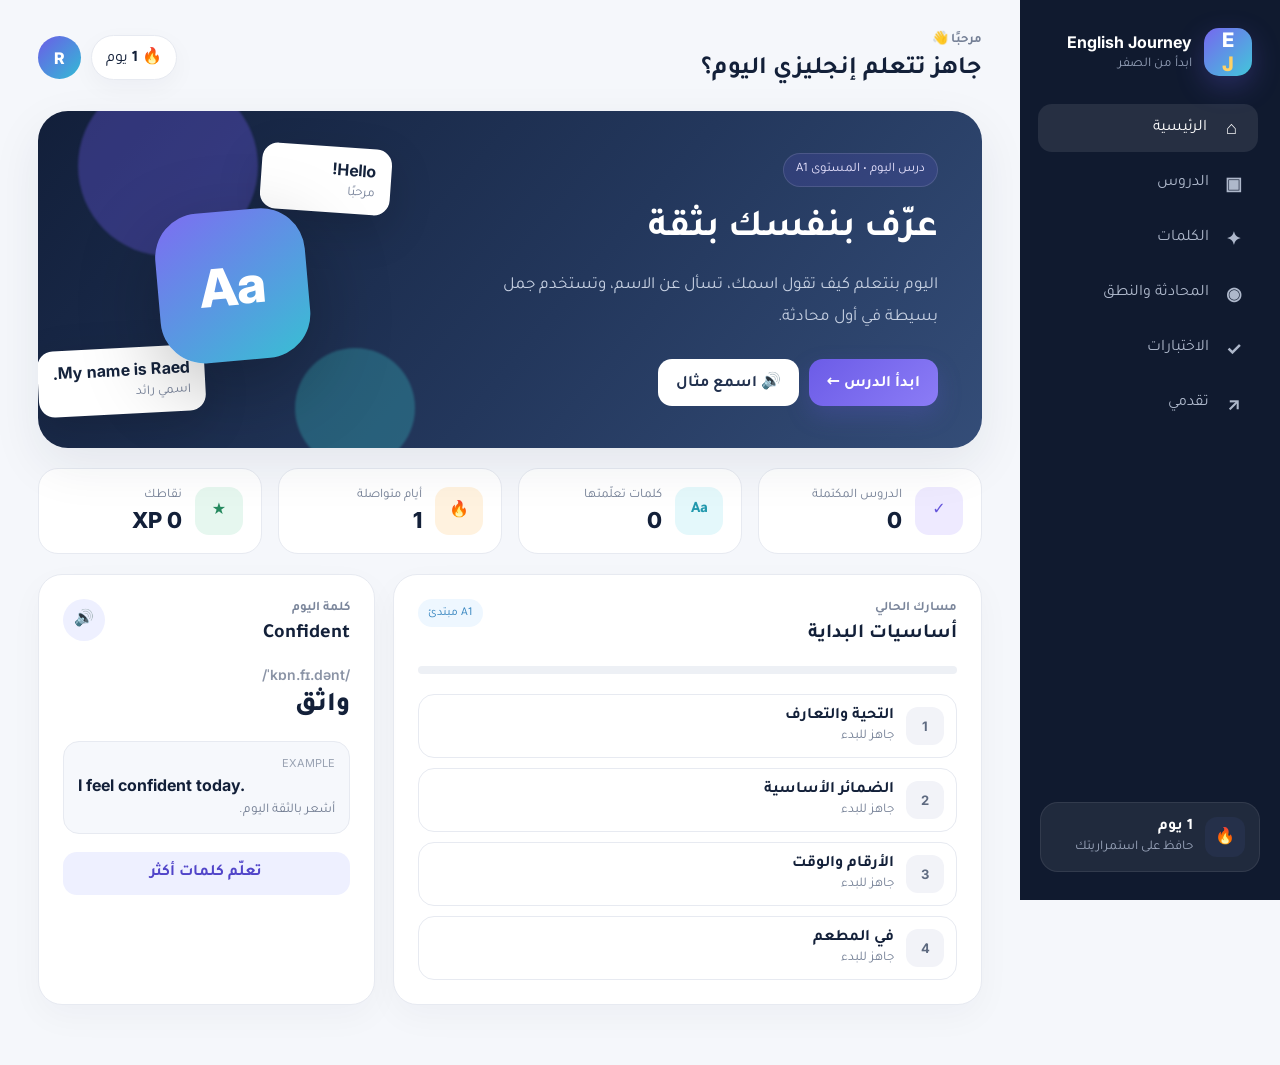
<file: english-journey/index.html>
<!doctype html>
<html lang="ar" dir="rtl">
<head>
  <meta charset="utf-8" />
  <meta name="viewport" content="width=device-width, initial-scale=1" />
  <meta name="theme-color" content="#101a2f" />
  <meta name="description" content="English Journey - منصة عربية لتعلم الإنجليزية من الصفر" />
  <title>English Journey | تعلّم الإنجليزية</title>
  <link rel="preconnect" href="https://fonts.googleapis.com">
  <link rel="preconnect" href="https://fonts.gstatic.com" crossorigin>
  <link href="https://fonts.googleapis.com/css2?family=Tajawal:wght@400;500;600;700;800&family=Inter:wght@500;600;700;800&display=swap" rel="stylesheet">
  <link rel="stylesheet" href="styles.css" />
</head>
<body>
  <div class="app-shell">
    <aside class="sidebar" id="sidebar">
      <div class="brand">
        <div class="brand-mark">E<span>J</span></div>
        <div>
          <strong>English Journey</strong>
          <small>ابدأ من الصفر</small>
        </div>
      </div>

      <nav class="nav" aria-label="التنقل الرئيسي">
        <button class="nav-item active" data-section="home"><span>⌂</span> الرئيسية</button>
        <button class="nav-item" data-section="lessons"><span>▣</span> الدروس</button>
        <button class="nav-item" data-section="words"><span>✦</span> الكلمات</button>
        <button class="nav-item" data-section="speaking"><span>◉</span> المحادثة والنطق</button>
        <button class="nav-item" data-section="quiz"><span>✓</span> الاختبارات</button>
        <button class="nav-item" data-section="progress"><span>↗</span> تقدمي</button>
      </nav>

      <div class="sidebar-card">
        <div class="mini-icon">🔥</div>
        <div><b><span id="streakSide">1</span> يوم</b><small>حافظ على استمراريتك</small></div>
      </div>
    </aside>

    <main class="main">
      <header class="topbar">
        <button class="menu-btn" id="menuBtn" aria-label="فتح القائمة">☰</button>
        <div class="welcome">
          <span class="eyebrow">مرحبًا 👋</span>
          <h1>جاهز تتعلم إنجليزي اليوم؟</h1>
        </div>
        <div class="top-actions">
          <div class="pill">🔥 <b id="streakTop">1</b> يوم</div>
          <div class="profile">R</div>
        </div>
      </header>

      <section class="page-section active" id="home">
        <article class="hero-card">
          <div class="hero-copy">
            <span class="badge">درس اليوم • المستوى A1</span>
            <h2>عرّف بنفسك بثقة</h2>
            <p>اليوم بنتعلم كيف تقول اسمك، تسأل عن الاسم، وتستخدم جمل بسيطة في أول محادثة.</p>
            <div class="hero-actions">
              <button class="primary-btn" data-go="lessons">ابدأ الدرس <span>←</span></button>
              <button class="ghost-btn" id="playIntro">🔊 اسمع مثال</button>
            </div>
          </div>
          <div class="hero-visual" aria-hidden="true">
            <div class="orb orb-1"></div><div class="orb orb-2"></div>
            <div class="speech-card speech-a"><b>Hello!</b><small>مرحبًا</small></div>
            <div class="speech-card speech-b"><b>My name is Raed.</b><small>اسمي رائد</small></div>
            <div class="character">Aa</div>
          </div>
        </article>

        <div class="stats-grid">
          <article class="stat"><div class="stat-icon purple">✓</div><div><span>الدروس المكتملة</span><b id="completedLessons">0</b></div></article>
          <article class="stat"><div class="stat-icon cyan">Aa</div><div><span>كلمات تعلّمتها</span><b id="learnedWords">0</b></div></article>
          <article class="stat"><div class="stat-icon orange">🔥</div><div><span>أيام متواصلة</span><b id="streakStat">1</b></div></article>
          <article class="stat"><div class="stat-icon green">★</div><div><span>نقاطك</span><b id="xpStat">0 XP</b></div></article>
        </div>

        <div class="content-grid">
          <article class="panel lesson-path">
            <div class="panel-head"><div><span class="eyebrow">مسارك الحالي</span><h3>أساسيات البداية</h3></div><span class="level-chip">A1 مبتدئ</span></div>
            <div class="progress-line"><div id="homeProgressBar"></div></div>
            <div class="path-list" id="homeLessonList"></div>
          </article>

          <aside class="panel daily-card">
            <div class="panel-head"><div><span class="eyebrow">كلمة اليوم</span><h3 id="dailyWord">Confident</h3></div><button class="round-btn" id="dailySpeak">🔊</button></div>
            <div class="phonetic" id="dailyPhonetic">/ˈkɒn.fɪ.dənt/</div>
            <p class="meaning" id="dailyMeaning">واثق</p>
            <div class="example-box"><span>Example</span><b id="dailyExample">I feel confident today.</b><small id="dailyExampleAr">أشعر بالثقة اليوم.</small></div>
            <button class="secondary-btn full" data-go="words">تعلّم كلمات أكثر</button>
          </aside>
        </div>
      </section>

      <section class="page-section" id="lessons">
        <div class="section-head"><div><span class="eyebrow">منهج مرتب خطوة بخطوة</span><h2>الدروس</h2><p>كل درس قصير، عملي، وفيه أمثلة بالعربي والإنجليزي.</p></div><div class="level-switch"><button class="active">A1</button><button disabled>A2</button><button disabled>B1</button></div></div>
        <div class="lesson-grid" id="lessonGrid"></div>
        <div class="lesson-modal" id="lessonModal" aria-hidden="true">
          <div class="lesson-modal-card">
            <button class="close-btn" id="closeLesson">×</button>
            <div id="lessonContent"></div>
          </div>
        </div>
      </section>

      <section class="page-section" id="words">
        <div class="section-head"><div><span class="eyebrow">بطاقات ذكية</span><h2>تعلّم الكلمات</h2><p>اضغط على البطاقة لقلبها، واسمع النطق أكثر من مرة.</p></div><div class="pill"><span id="wordCounter">1</span> / <span id="wordTotal">0</span></div></div>
        <div class="flash-area">
          <button class="arrow-btn" id="prevWord">→</button>
          <div class="flashcard" id="flashcard" tabindex="0">
            <div class="flash-inner" id="flashInner">
              <div class="flash-face front"><span class="word-category" id="wordCategory">أساسيات</span><h2 id="wordEn">Hello</h2><p id="wordPhonetic">/həˈləʊ/</p><button class="listen-word" id="speakWord">🔊 اسمع النطق</button><small>اضغط على البطاقة لرؤية المعنى</small></div>
              <div class="flash-face back"><span>المعنى</span><h2 id="wordAr">مرحبًا</h2><div class="example-box"><b id="wordExample">Hello, how are you?</b><small id="wordExampleAr">مرحبًا، كيف حالك؟</small></div><small>اضغط للرجوع للكلمة</small></div>
            </div>
          </div>
          <button class="arrow-btn" id="nextWord">←</button>
        </div>
        <div class="word-actions"><button class="danger-soft" id="reviewWord">أحتاج أراجعها</button><button class="success-btn" id="knowWord">عرفتها ✓</button></div>
      </section>

      <section class="page-section" id="speaking">
        <div class="section-head"><div><span class="eyebrow">تعلّم بالممارسة</span><h2>المحادثة والنطق</h2><p>اسمع الجملة، كررها بصوتك، ثم قارنها بالنص.</p></div></div>
        <div class="speaking-layout">
          <article class="panel scenario-card"><span class="badge">موقف يومي</span><h3>التعارف لأول مرة</h3><div class="chat-box" id="chatBox"></div><button class="primary-btn full" id="nextDialogue">الجملة التالية</button></article>
          <article class="panel pronunciation-card"><div class="mic-orb" id="micOrb">🎙️</div><span class="eyebrow">تدرّب الآن</span><h3 id="practiceSentence">My name is Raed.</h3><p id="practiceMeaning">اسمي رائد.</p><div class="pronounce-actions"><button class="ghost-btn" id="listenPractice">🔊 اسمع</button><button class="primary-btn" id="startListening">🎙️ انطق الجملة</button></div><div class="speech-result" id="speechResult">اضغط «انطق الجملة» وابدأ الكلام.</div><small class="compat-note">ميزة التعرّف على الصوت تعتمد على دعم المتصفح. النطق الصوتي يعمل في أغلب المتصفحات الحديثة.</small></article>
        </div>
      </section>

      <section class="page-section" id="quiz">
        <div class="section-head"><div><span class="eyebrow">اختبار سريع</span><h2>اختبر نفسك</h2><p>10 أسئلة عشوائية من دروس المستوى الأول.</p></div><button class="secondary-btn" id="restartQuiz">اختبار جديد</button></div>
        <article class="quiz-card panel">
          <div class="quiz-meta"><span>السؤال <b id="quizCurrent">1</b> من <b>10</b></span><span>النتيجة: <b id="quizScore">0</b></span></div>
          <div class="progress-line"><div id="quizProgress"></div></div>
          <h3 id="quizQuestion"></h3>
          <div class="answers" id="quizAnswers"></div>
          <div class="quiz-feedback" id="quizFeedback"></div>
          <button class="primary-btn quiz-next" id="nextQuestion" disabled>التالي ←</button>
        </article>
      </section>

      <section class="page-section" id="progress">
        <div class="section-head"><div><span class="eyebrow">لوحة الإنجاز</span><h2>تقدمي</h2><p>كل خطوة صغيرة تحسب. استمر يوميًا ولو عشر دقائق.</p></div></div>
        <div class="progress-dashboard">
          <article class="panel progress-main"><div class="ring" id="progressRing"><div><b id="progressPercent">0%</b><span>من A1</span></div></div><div><span class="eyebrow">مستواك الحالي</span><h3>A1 • مبتدئ</h3><p>أكمل الدروس والكلمات والاختبارات حتى تفتح المستوى التالي.</p><button class="primary-btn" data-go="lessons">كمّل التعلّم</button></div></article>
          <article class="panel"><span class="eyebrow">إنجازاتك</span><div class="achievement-list" id="achievements"></div></article>
        </div>
      </section>
    </main>
  </div>

  <div class="toast" id="toast"></div>
  <script src="app.js"></script>
</body>
</html>
</file>
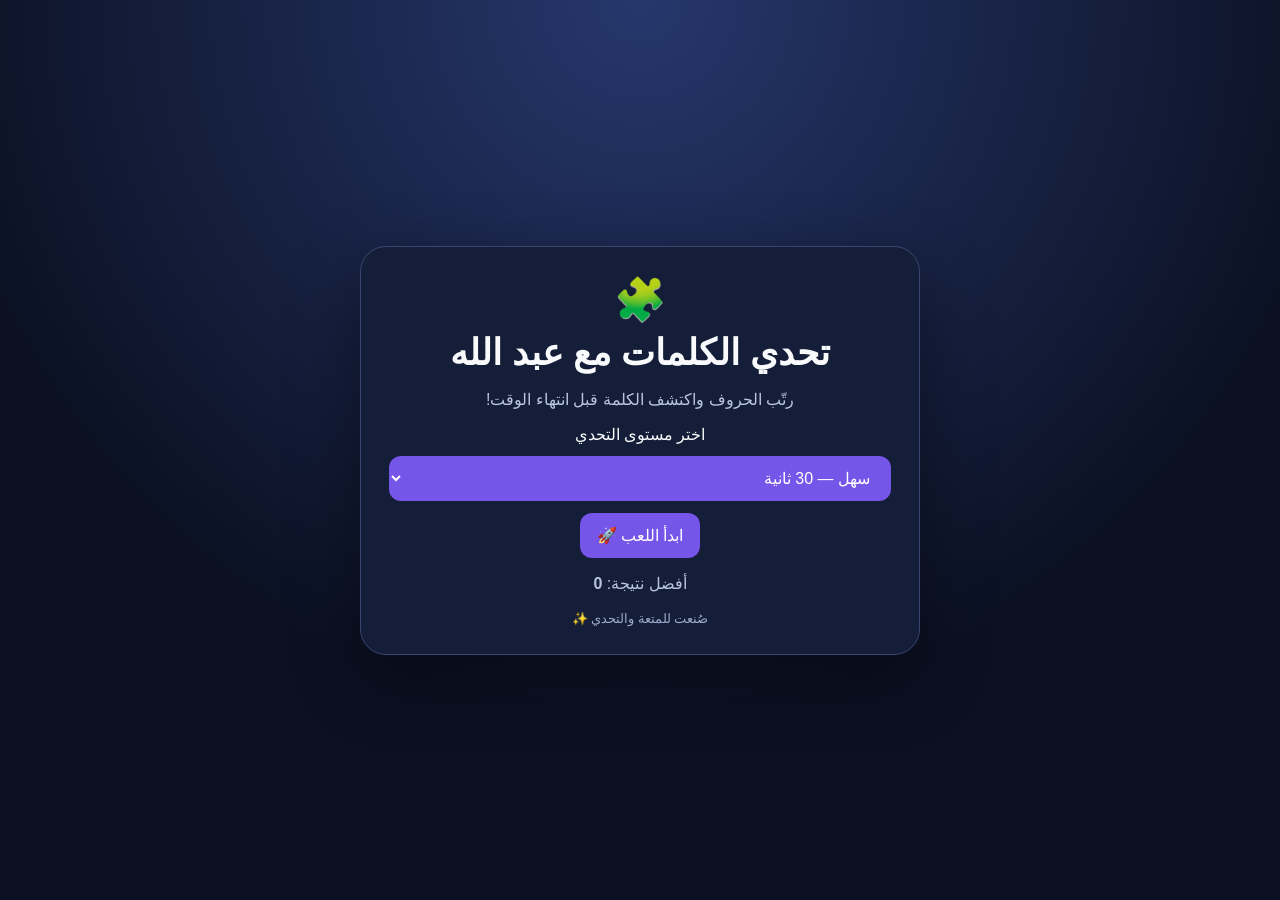
<file: word-challenge/index.html>
<!doctype html><html lang="ar" dir="rtl"><head><meta charset="utf-8"><meta name="viewport" content="width=device-width,initial-scale=1"><title>تحدي الكلمات مع عبد الله</title><style>
:root{font-family:Tahoma,Arial,sans-serif;color:#f8fafc;background:#0b1022}*{box-sizing:border-box}body{margin:0;min-height:100vh;background:radial-gradient(circle at 50% 0%,#26376c,#0b1022 65%);display:grid;place-items:center;padding:20px}.app{width:min(100%,560px);padding:28px;background:#151e38;border:1px solid #39466d;border-radius:26px;box-shadow:0 24px 70px #0006;text-align:center}h1{font-size:clamp(25px,6vw,36px);margin:8px 0}p{color:#b9c5e0}.top{display:flex;justify-content:space-between;gap:8px;margin:22px 0}.stat{background:#202e50;padding:12px;border-radius:14px;flex:1}.stat strong{display:block;font-size:22px;color:#fbbf24}.bar{height:9px;background:#2b3757;border-radius:20px;overflow:hidden}.bar span{display:block;background:#34d399;height:100%;width:100%;transition:width .3s}.hint{margin:24px 0 12px;font-size:20px;font-weight:bold}.slots,.letters{display:flex;justify-content:center;gap:9px;flex-wrap:wrap;min-height:60px;margin:14px 0}.tile{width:50px;height:54px;border:1px solid #6175ac;border-radius:12px;background:#263c70;color:white;font-size:26px;cursor:pointer}.tile:disabled{opacity:.25;cursor:default}.slot{background:#111a31;border:2px dashed #64748b}.actions{display:flex;gap:10px;justify-content:center;flex-wrap:wrap;margin-top:20px}button.action,select{background:#7556e8;color:white;border:0;border-radius:12px;padding:13px 17px;font-size:16px;cursor:pointer}button.secondary{background:#334566}.message{min-height:28px;color:#fbbf24;font-weight:bold;margin:14px}.hidden{display:none}select{width:100%;margin:12px 0}footer{color:#9baacd;margin-top:18px;font-size:13px}@media(max-width:390px){.app{padding:16px}.tile{width:42px;height:48px}}
</style></head><body><main class="app"><div style="font-size:42px">🧩</div><h1>تحدي الكلمات مع عبد الله</h1><p>رتّب الحروف واكتشف الكلمة قبل انتهاء الوقت!</p><section id="start"><label for="level">اختر مستوى التحدي</label><select id="level"><option value="easy">سهل — 30 ثانية</option><option value="medium">متوسط — 22 ثانية</option><option value="hard">صعب — 15 ثانية</option></select><button class="action" id="play">ابدأ اللعب 🚀</button><p>أفضل نتيجة: <b id="best">0</b></p></section><section id="game" class="hidden"><div class="top"><div class="stat">النقاط<strong id="score">0</strong></div><div class="stat">السؤال<strong id="round">1 / 10</strong></div><div class="stat">الوقت<strong id="time">30</strong></div></div><div class="bar"><span id="progress"></span></div><div class="hint" id="clue"></div><div class="slots" id="slots" aria-label="الحروف المختارة"></div><div class="letters" id="letters" aria-label="الحروف المتاحة"></div><div class="message" id="message" aria-live="polite"></div><div class="actions"><button class="action secondary" id="undo">تراجع ↩</button><button class="action secondary" id="help">تلميح 💡 (-5)</button><button class="action" id="check">تحقق ✓</button></div></section><section id="end" class="hidden"><h2 id="result"></h2><p id="summary"></p><button class="action" id="again">العب مجددًا 🔄</button></section><footer>صُنعت للمتعة والتحدي ✨</footer></main><script>
const bank={easy:[['قلم','نكتب به'],['شمس','تضيء النهار'],['بحر','ماء مالح واسع'],['كتاب','نقرأ صفحاته'],['قمر','يظهر في السماء ليلًا'],['بيت','مكان نسكن فيه'],['ورد','زهرة جميلة'],['باب','ندخل منه'],['نجم','يلمع في السماء'],['مطر','يسقط من السحاب'],['تفاح','فاكهة حمراء أو خضراء'],['ساعة','تقيس الوقت']],medium:[['مدرسة','مكان نتعلم فيه'],['حديقة','مكان فيه أشجار وأزهار'],['طائرة','وسيلة نقل تطير'],['مفتاح','نفتح به الباب'],['مكتبة','مكان الكتب'],['نافذة','نرى من خلالها الخارج'],['برتقال','فاكهة حمضية'],['هاتف','نتصل به'],['سيارة','وسيلة نقل على الطريق'],['حاسوب','جهاز إلكتروني للعمل واللعب']],hard:[['استكشاف','البحث عن أماكن أو أشياء جديدة'],['مغامرة','تجربة مليئة بالمفاجآت'],['معلومات','حقائق ومعارف'],['تكنولوجيا','تقنيات وأجهزة حديثة'],['مستقبل','الزمن الذي لم يأتِ بعد'],['اختراعات','أشياء جديدة ابتكرها الإنسان'],['منافسة','تحدٍّ بين مشاركين'],['استراتيجية','خطة لتحقيق هدف'],['رياضيات','علم الأعداد والحساب'],['مسؤولية','واجب يُطلب منك أداؤه']]};
const $=id=>document.getElementById(id);let questions=[],index=0,score=0,seconds=30,timer=null,chosen=[],tiles=[],locked=false,level='easy';const durations={easy:30,medium:22,hard:15};const shuffle=a=>{let b=[...a];for(let i=b.length-1;i>0;i--){let j=Math.floor(Math.random()*(i+1));[b[i],b[j]]=[b[j],b[i]]}return b};function best(){try{return Number(localStorage.getItem('abdullah_words_best')||0)}catch{return 0}}function save(n){try{localStorage.setItem('abdullah_words_best',String(n))}catch{}}function show(id){['start','game','end'].forEach(x=>$(x).classList.toggle('hidden',x!==id))}function start(){clearInterval(timer);level=$('level').value;questions=shuffle(bank[level]).slice(0,10);index=0;score=0;show('game');next()}function next(){clearInterval(timer);if(index>=questions.length){finish();return}locked=false;chosen=[];seconds=durations[level];tiles=shuffle([...questions[index][0]].map((char,id)=>({char,id})));$('message').textContent='';$('score').textContent=score;$('round').textContent=(index+1)+' / '+questions.length;$('clue').textContent='🔎 '+questions[index][1];draw();tick();timer=setInterval(()=>{seconds--;tick();if(seconds<=0)resolve(false,'⏰ انتهى الوقت!')},1000)}function tick(){$('time').textContent=seconds;$('progress').style.width=(seconds/durations[level]*100)+'%'}function draw(){$('slots').replaceChildren();$('letters').replaceChildren();let word=questions[index][0];for(let i=0;i<word.length;i++){let b=document.createElement('button');b.className='tile slot';b.textContent=chosen[i]===undefined?'؟':tiles[chosen[i]].char;b.disabled=locked;b.onclick=()=>{if(chosen[i]!==undefined){chosen.splice(i,1);draw()}};$('slots').append(b)}tiles.forEach((t,i)=>{let b=document.createElement('button');b.className='tile';b.textContent=t.char;b.disabled=locked||chosen.includes(i);b.onclick=()=>{if(chosen.length<word.length){chosen.push(i);draw()}};$('letters').append(b)})}function resolve(correct,msg){if(locked)return;locked=true;clearInterval(timer);if(correct){score+=10+Math.ceil(seconds/5);$('score').textContent=score}$('message').textContent=msg;draw();setTimeout(()=>{index++;next()},1100)}function finish(){clearInterval(timer);if(score>best())save(score);$('best').textContent=best();$('result').textContent='🎉 انتهى التحدي!';$('summary').textContent='جمعت '+score+' نقطة. أفضل نتيجة: '+best();show('end')}$('check').onclick=()=>{if(locked)return;let word=questions[index][0];if(chosen.length!==word.length){$('message').textContent='اختر جميع الحروف أولًا';return}let answer=chosen.map(i=>tiles[i].char).join('');if(answer===word)resolve(true,'✅ ممتاز! إجابة صحيحة');else{$('message').textContent='❌ حاول مرة ثانية';score=Math.max(0,score-2);$('score').textContent=score}};$('undo').onclick=()=>{if(!locked){chosen.pop();draw()}};$('help').onclick=()=>{if(locked)return;if(score<5){$('message').textContent='تحتاج 5 نقاط للحصول على تلميح';return}score-=5;$('score').textContent=score;let word=questions[index][0];$('message').textContent='💡 أول حرف: '+word[0]};$('play').onclick=start;$('again').onclick=start;$('best').textContent=best();
</script></body></html>
</file>
<file: english-journey/styles.css>
:root{
  --bg:#f5f7fb;--card:#fff;--ink:#132039;--muted:#758096;--line:#e7eaf1;
  --primary:#6c5ce7;--primary-2:#8b7cf6;--navy:#101a2f;--green:#2fb578;--orange:#ff9f43;--red:#ef6b73;--cyan:#32bcd5;
  --shadow:0 18px 50px rgba(22,35,62,.08);--radius:24px
}
*{box-sizing:border-box}html{scroll-behavior:smooth}body{margin:0;background:var(--bg);color:var(--ink);font-family:"Tajawal",system-ui,sans-serif}button,input{font:inherit}button{cursor:pointer}.app-shell{min-height:100vh;display:grid;grid-template-columns:260px 1fr}.sidebar{background:var(--navy);padding:28px 20px;color:#fff;position:sticky;top:0;height:100vh;display:flex;flex-direction:column;z-index:30}.brand{display:flex;align-items:center;gap:12px;padding:0 8px 28px}.brand-mark{width:48px;height:48px;border-radius:15px;background:linear-gradient(135deg,#7667ef,#42c7da);display:grid;place-items:center;font:800 20px/1 Inter;color:white;box-shadow:0 10px 28px rgba(108,92,231,.28)}.brand-mark span{color:#ffd166}.brand strong{display:block;font:700 16px Inter}.brand small{display:block;color:#94a0b8;margin-top:4px}.nav{display:grid;gap:8px}.nav-item{border:0;background:transparent;color:#aeb8cb;padding:13px 14px;border-radius:14px;text-align:right;display:flex;gap:12px;align-items:center;transition:.2s}.nav-item span{width:25px;text-align:center;font:700 18px Inter}.nav-item:hover,.nav-item.active{background:rgba(255,255,255,.09);color:#fff;transform:translateX(-2px)}.sidebar-card{margin-top:auto;background:rgba(255,255,255,.07);border:1px solid rgba(255,255,255,.08);border-radius:18px;padding:14px;display:flex;align-items:center;gap:12px}.mini-icon{width:40px;height:40px;border-radius:12px;background:#25304a;display:grid;place-items:center}.sidebar-card b,.sidebar-card small{display:block}.sidebar-card small{color:#9ca7bd;margin-top:2px}.main{min-width:0;padding:30px 38px 60px}.topbar{display:flex;align-items:center;justify-content:space-between;gap:20px;margin-bottom:26px}.welcome .eyebrow{color:var(--muted)}.welcome h1{font-size:25px;margin:5px 0 0}.top-actions{display:flex;align-items:center;gap:10px}.pill{background:#fff;border:1px solid var(--line);border-radius:999px;padding:10px 14px;box-shadow:0 8px 24px rgba(20,32,57,.04)}.profile{width:43px;height:43px;border-radius:50%;display:grid;place-items:center;background:linear-gradient(135deg,#6c5ce7,#32bcd5);color:#fff;font:800 16px Inter}.menu-btn{display:none;border:0;background:#fff;width:44px;height:44px;border-radius:13px}.page-section{display:none;animation:fade .25s ease}.page-section.active{display:block}@keyframes fade{from{opacity:.3;transform:translateY(5px)}to{opacity:1;transform:none}}.hero-card{min-height:310px;background:linear-gradient(130deg,#121f3a 0%,#23375c 56%,#344d78 100%);border-radius:30px;overflow:hidden;color:#fff;display:grid;grid-template-columns:1.15fr .85fr;box-shadow:var(--shadow);position:relative}.hero-copy{padding:42px 44px;position:relative;z-index:2}.badge{display:inline-flex;background:rgba(108,92,231,.17);color:#e9e4ff;border:1px solid rgba(255,255,255,.12);padding:8px 12px;border-radius:999px;font-size:13px}.hero-copy h2{font-size:38px;margin:20px 0 10px}.hero-copy p{color:#c6d0e2;font-size:17px;line-height:1.9;max-width:600px}.hero-actions{display:flex;gap:10px;margin-top:24px;flex-wrap:wrap}.primary-btn,.secondary-btn,.ghost-btn,.success-btn,.danger-soft{border:0;border-radius:14px;padding:12px 18px;font-weight:700;transition:.2s}.primary-btn{background:linear-gradient(135deg,var(--primary),var(--primary-2));color:white;box-shadow:0 10px 24px rgba(108,92,231,.22)}.primary-btn:hover,.success-btn:hover{transform:translateY(-2px)}.secondary-btn{background:#eef0ff;color:#5145c9}.ghost-btn{background:#fff;color:#22314e}.success-btn{background:#def7e9;color:#168454}.danger-soft{background:#fff0f0;color:#c84d57}.full{width:100%}.hero-visual{position:relative;min-height:310px}.character{position:absolute;left:50%;top:50%;transform:translate(-50%,-50%);width:150px;height:150px;border-radius:44px;display:grid;place-items:center;background:linear-gradient(145deg,#7d6df2,#38bfd3);font:800 52px Inter;box-shadow:0 25px 80px rgba(0,0,0,.25);rotate:-5deg}.orb{position:absolute;border-radius:50%;filter:blur(1px)}.orb-1{width:180px;height:180px;background:#6c5ce7;opacity:.35;left:10%;top:-35px}.orb-2{width:120px;height:120px;background:#3dd1d5;opacity:.28;right:6%;bottom:-20px}.speech-card{position:absolute;background:#fff;color:#15233c;padding:12px 15px;border-radius:16px;box-shadow:0 15px 45px rgba(0,0,0,.16);min-width:130px}.speech-card b,.speech-card small{display:block}.speech-card b{font-family:Inter}.speech-card small{color:#78839a;margin-top:5px}.speech-a{right:12%;top:35px;rotate:4deg}.speech-b{left:0;bottom:34px;rotate:-3deg}.stats-grid{display:grid;grid-template-columns:repeat(4,1fr);gap:16px;margin:20px 0}.stat{background:#fff;border:1px solid var(--line);border-radius:20px;padding:18px;display:flex;align-items:center;gap:13px}.stat-icon{width:48px;height:48px;border-radius:14px;display:grid;place-items:center;font-weight:800}.purple{background:#eeeaff;color:#6555db}.cyan{background:#e4f8fb;color:#2299ae}.orange{background:#fff2df;color:#d98417}.green{background:#e6f7ef;color:#25895e}.stat span,.stat b{display:block}.stat span{color:var(--muted);font-size:13px}.stat b{font:800 22px Inter;margin-top:3px}.content-grid{display:grid;grid-template-columns:1.4fr .8fr;gap:18px}.panel{background:#fff;border:1px solid var(--line);border-radius:var(--radius);padding:24px;box-shadow:0 12px 34px rgba(20,32,57,.035)}.panel-head{display:flex;justify-content:space-between;gap:12px;align-items:flex-start}.eyebrow{color:#7b869b;font-size:13px;font-weight:600}.panel h3{margin:4px 0 0;font-size:20px}.level-chip{background:#eef7ff;color:#3081bd;border-radius:999px;padding:7px 10px;font-size:12px}.progress-line{height:8px;background:#edf0f5;border-radius:99px;overflow:hidden;margin:20px 0}.progress-line>div{height:100%;width:0;background:linear-gradient(90deg,#6c5ce7,#36c0d2);border-radius:99px;transition:.4s}.path-list{display:grid;gap:10px}.path-item{display:flex;align-items:center;gap:12px;padding:12px;border:1px solid var(--line);border-radius:16px}.path-num{width:38px;height:38px;border-radius:12px;display:grid;place-items:center;background:#f2f3f8;color:#5e6a80;font:700 13px Inter}.path-item.done .path-num{background:#e4f7ed;color:#218459}.path-item b,.path-item small{display:block}.path-item small{color:var(--muted);margin-top:2px}.round-btn{border:0;background:#eef0ff;width:42px;height:42px;border-radius:50%}.phonetic{direction:ltr;text-align:right;font:600 14px Inter;color:#8b94a6;margin-top:20px}.meaning{font-size:27px;font-weight:800;margin:8px 0 18px}.example-box{background:#f6f8fc;border:1px solid var(--line);border-radius:16px;padding:14px;margin:10px 0 18px}.example-box span,.example-box b,.example-box small{display:block}.example-box span{font-size:11px;text-transform:uppercase;color:#9aa3b3;font-family:Inter;margin-bottom:5px}.example-box b{direction:ltr;text-align:left;font-family:Inter}.example-box small{color:#717c91;margin-top:7px}.section-head{display:flex;justify-content:space-between;align-items:flex-end;gap:20px;margin:4px 0 24px}.section-head h2{font-size:31px;margin:5px 0 6px}.section-head p{margin:0;color:var(--muted)}.level-switch{background:#fff;border:1px solid var(--line);padding:5px;border-radius:13px}.level-switch button{border:0;background:transparent;padding:8px 12px;border-radius:9px}.level-switch .active{background:#6c5ce7;color:#fff}.lesson-grid{display:grid;grid-template-columns:repeat(3,1fr);gap:16px}.lesson-card{background:#fff;border:1px solid var(--line);border-radius:22px;padding:22px;position:relative;overflow:hidden;transition:.2s}.lesson-card:hover{transform:translateY(-4px);box-shadow:var(--shadow)}.lesson-icon{width:52px;height:52px;border-radius:16px;display:grid;place-items:center;background:#f0edff;font-size:22px}.lesson-card h3{margin:18px 0 6px}.lesson-card p{color:var(--muted);line-height:1.7;min-height:48px}.lesson-card footer{display:flex;align-items:center;justify-content:space-between;margin-top:16px}.lesson-card .status{font-size:12px;color:#8590a4}.lesson-card.done{border-color:#cdebdc}.lesson-card.done:after{content:"✓";position:absolute;left:16px;top:16px;width:28px;height:28px;border-radius:50%;display:grid;place-items:center;background:#2fb578;color:#fff}.lesson-modal{position:fixed;inset:0;background:rgba(7,15,29,.58);z-index:80;display:none;place-items:center;padding:22px;backdrop-filter:blur(6px)}.lesson-modal.open{display:grid}.lesson-modal-card{background:#fff;width:min(760px,100%);max-height:90vh;overflow:auto;border-radius:26px;padding:30px;position:relative}.close-btn{position:absolute;left:18px;top:16px;border:0;background:#f1f3f7;width:38px;height:38px;border-radius:50%;font-size:24px}.lesson-step{border:1px solid var(--line);background:#f9fafc;border-radius:18px;padding:18px;margin:12px 0}.lesson-step strong{font-family:Inter;display:block;direction:ltr;text-align:left;font-size:20px}.lesson-step small{display:block;color:var(--muted);margin-top:6px}.lesson-controls{display:flex;gap:10px;margin-top:22px}.flash-area{display:flex;align-items:center;justify-content:center;gap:18px;padding:25px 0}.flashcard{width:min(560px,75vw);height:380px;perspective:1000px;outline:none}.flash-inner{width:100%;height:100%;position:relative;transform-style:preserve-3d;transition:transform .55s}.flashcard.flipped .flash-inner{transform:rotateY(180deg)}.flash-face{position:absolute;inset:0;backface-visibility:hidden;border-radius:30px;background:#fff;border:1px solid var(--line);box-shadow:var(--shadow);display:flex;flex-direction:column;justify-content:center;align-items:center;text-align:center;padding:36px}.flash-face.front:before{content:"";position:absolute;inset:0;border-radius:30px;background:radial-gradient(circle at 15% 20%,rgba(108,92,231,.09),transparent 28%),radial-gradient(circle at 85% 80%,rgba(50,188,213,.1),transparent 27%)}.flash-face>*{position:relative}.flash-face.back{transform:rotateY(180deg);background:linear-gradient(145deg,#162542,#20395c);color:#fff}.word-category{background:#efecff;color:#5d4fc5;padding:7px 12px;border-radius:999px}.flash-face h2{font:800 48px Inter;margin:24px 0 8px}.flash-face p{font:500 16px Inter;color:#8993a6}.listen-word{border:0;background:#f0f2ff;color:#5447c5;padding:11px 16px;border-radius:13px;font-weight:700;margin:20px}.flash-face small{color:#9aa4b6}.flash-face.back .example-box{width:80%;background:rgba(255,255,255,.08);border-color:rgba(255,255,255,.1)}.flash-face.back small{color:#c4cede}.arrow-btn{width:48px;height:48px;border-radius:50%;border:1px solid var(--line);background:#fff;font-size:22px}.word-actions{display:flex;justify-content:center;gap:12px}.speaking-layout{display:grid;grid-template-columns:1fr 1fr;gap:18px}.scenario-card h3,.pronunciation-card h3{font-size:24px}.chat-box{min-height:320px;display:flex;flex-direction:column;justify-content:center;gap:12px}.message{max-width:80%;padding:14px 16px;border-radius:18px}.message.bot{align-self:flex-start;background:#f0f2f8}.message.user{align-self:flex-end;background:#6c5ce7;color:#fff}.message b,.message small{display:block}.message b{font-family:Inter;direction:ltr;text-align:left}.message small{margin-top:4px;opacity:.72}.pronunciation-card{text-align:center;display:flex;flex-direction:column;align-items:center;justify-content:center;min-height:470px}.mic-orb{width:100px;height:100px;border-radius:50%;display:grid;place-items:center;background:radial-gradient(circle,#fff 28%,#eeeaff 30%,#ddd5ff 60%,#c7bbff);font-size:32px;margin-bottom:18px;transition:.2s}.mic-orb.listening{animation:pulse 1s infinite}@keyframes pulse{50%{box-shadow:0 0 0 25px rgba(108,92,231,.08)}}.pronunciation-card p{color:var(--muted)}.pronounce-actions{display:flex;gap:10px;margin:18px 0}.speech-result{background:#f7f8fb;border:1px solid var(--line);border-radius:15px;padding:13px 16px;width:100%;min-height:50px}.compat-note{color:#9aa3b5;line-height:1.6;margin-top:12px}.quiz-card{max-width:800px;margin:auto;padding:30px}.quiz-meta{display:flex;justify-content:space-between;color:var(--muted)}.quiz-card h3{font-size:26px;line-height:1.7;margin:28px 0}.answers{display:grid;grid-template-columns:1fr 1fr;gap:12px}.answer{border:1px solid var(--line);background:#fff;border-radius:16px;padding:16px;text-align:right;font-weight:700}.answer:hover{border-color:#b9afff}.answer.correct{background:#e7f8ef;border-color:#8ed7b2;color:#17774d}.answer.wrong{background:#fff0f0;border-color:#f0a2a8;color:#a9444c}.quiz-feedback{min-height:50px;padding:14px 0;font-weight:700}.quiz-next{display:block;margin-right:auto}.progress-dashboard{display:grid;grid-template-columns:1.2fr .8fr;gap:18px}.progress-main{display:flex;align-items:center;gap:28px}.ring{width:190px;height:190px;border-radius:50%;display:grid;place-items:center;background:conic-gradient(#6c5ce7 0deg,#e8eaf1 0deg);position:relative;flex:0 0 auto}.ring:after{content:"";position:absolute;width:146px;height:146px;background:#fff;border-radius:50%}.ring>div{position:relative;z-index:1;text-align:center}.ring b,.ring span{display:block}.ring b{font:800 30px Inter}.ring span{color:var(--muted)}.progress-main h3{font-size:28px}.progress-main p{color:var(--muted);max-width:450px;line-height:1.8}.achievement-list{display:grid;gap:11px;margin-top:16px}.achievement{display:flex;align-items:center;gap:12px;border:1px solid var(--line);border-radius:16px;padding:12px}.achievement.locked{opacity:.42}.achievement-icon{width:42px;height:42px;border-radius:13px;display:grid;place-items:center;background:#fff3de}.achievement b,.achievement small{display:block}.achievement small{color:var(--muted);margin-top:2px}.toast{position:fixed;bottom:24px;left:24px;background:#132039;color:#fff;padding:13px 18px;border-radius:14px;box-shadow:var(--shadow);transform:translateY(100px);opacity:0;transition:.25s;z-index:100}.toast.show{transform:none;opacity:1}
@media(max-width:1100px){.app-shell{grid-template-columns:220px 1fr}.main{padding:24px}.lesson-grid{grid-template-columns:repeat(2,1fr)}.stats-grid{grid-template-columns:repeat(2,1fr)}.hero-card{grid-template-columns:1fr}.hero-visual{display:none}.content-grid,.progress-dashboard{grid-template-columns:1fr}}
@media(max-width:760px){.app-shell{display:block}.sidebar{position:fixed;right:0;top:0;bottom:0;width:270px;transform:translateX(105%);transition:.25s}.sidebar.open{transform:none}.main{padding:18px 14px 45px}.topbar{align-items:center}.menu-btn{display:block}.welcome h1{font-size:18px}.welcome .eyebrow{font-size:11px}.top-actions .pill{display:none}.hero-copy{padding:28px 22px}.hero-copy h2{font-size:30px}.stats-grid{grid-template-columns:1fr 1fr;gap:10px}.stat{padding:12px}.stat-icon{width:42px;height:42px}.stat b{font-size:18px}.content-grid,.speaking-layout,.progress-dashboard{grid-template-columns:1fr}.lesson-grid{grid-template-columns:1fr}.section-head{align-items:flex-start;flex-direction:column}.flash-area{gap:8px}.flashcard{width:76vw;height:360px}.flash-face{padding:24px}.flash-face h2{font-size:38px}.arrow-btn{width:42px;height:42px}.answers{grid-template-columns:1fr}.progress-main{flex-direction:column;text-align:center}.ring{width:165px;height:165px}.ring:after{width:126px;height:126px}.topbar{margin-bottom:18px}.hero-card{min-height:auto}.toast{left:14px;right:14px;text-align:center}.lesson-modal-card{padding:25px 18px}.lesson-controls{flex-direction:column}.lesson-controls button{width:100%}}
</file>
